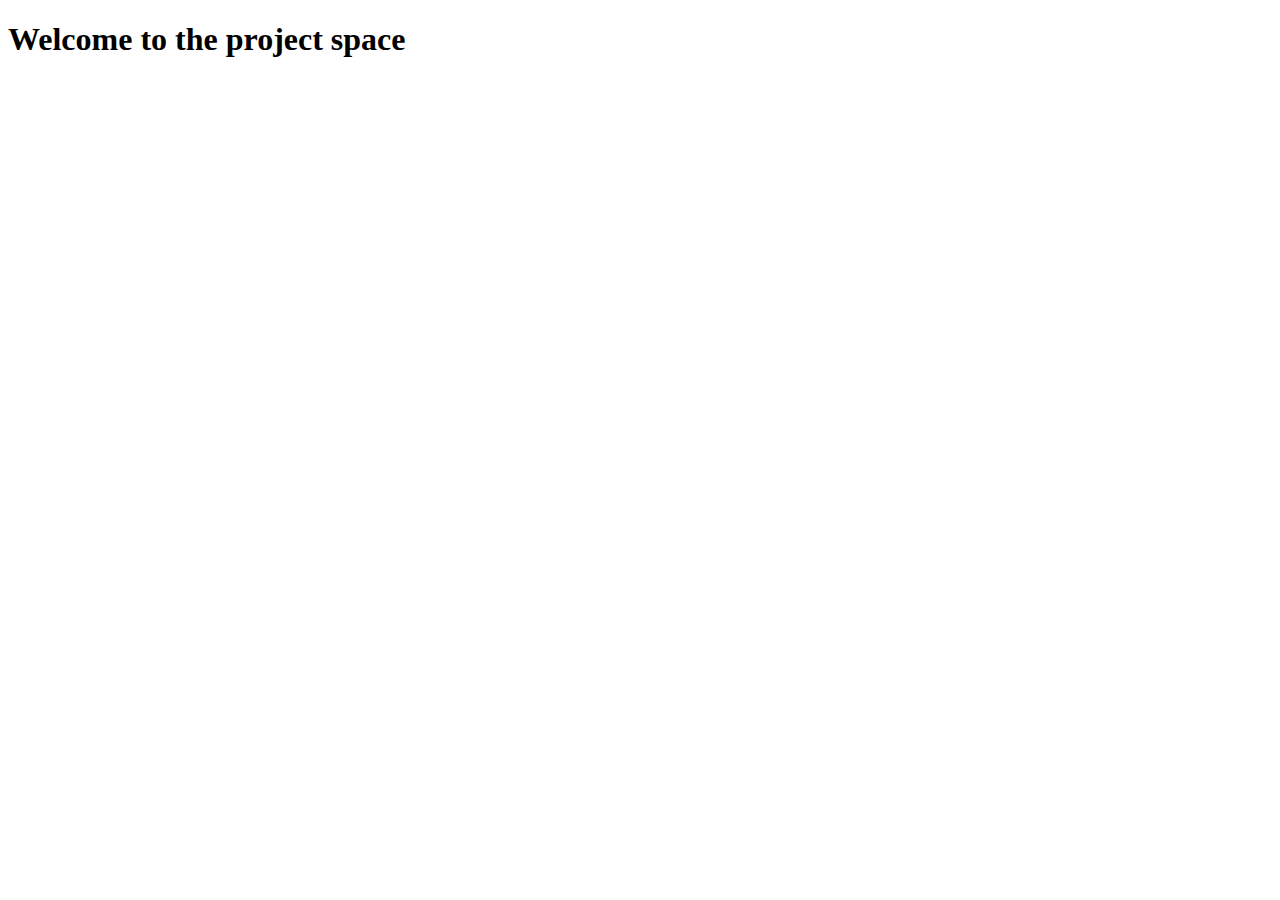
<file: index.html>
<!DOCTYPE html>
<html lang="en">
<head>
    <meta charset="UTF-8">
    <meta name="viewport" content="width=device-width, initial-scale=1.0">
    <title>Team01 Project</title>
</head>
<body>
    <h1>Welcome to the project space</h1>
</body>
</html>
</file>
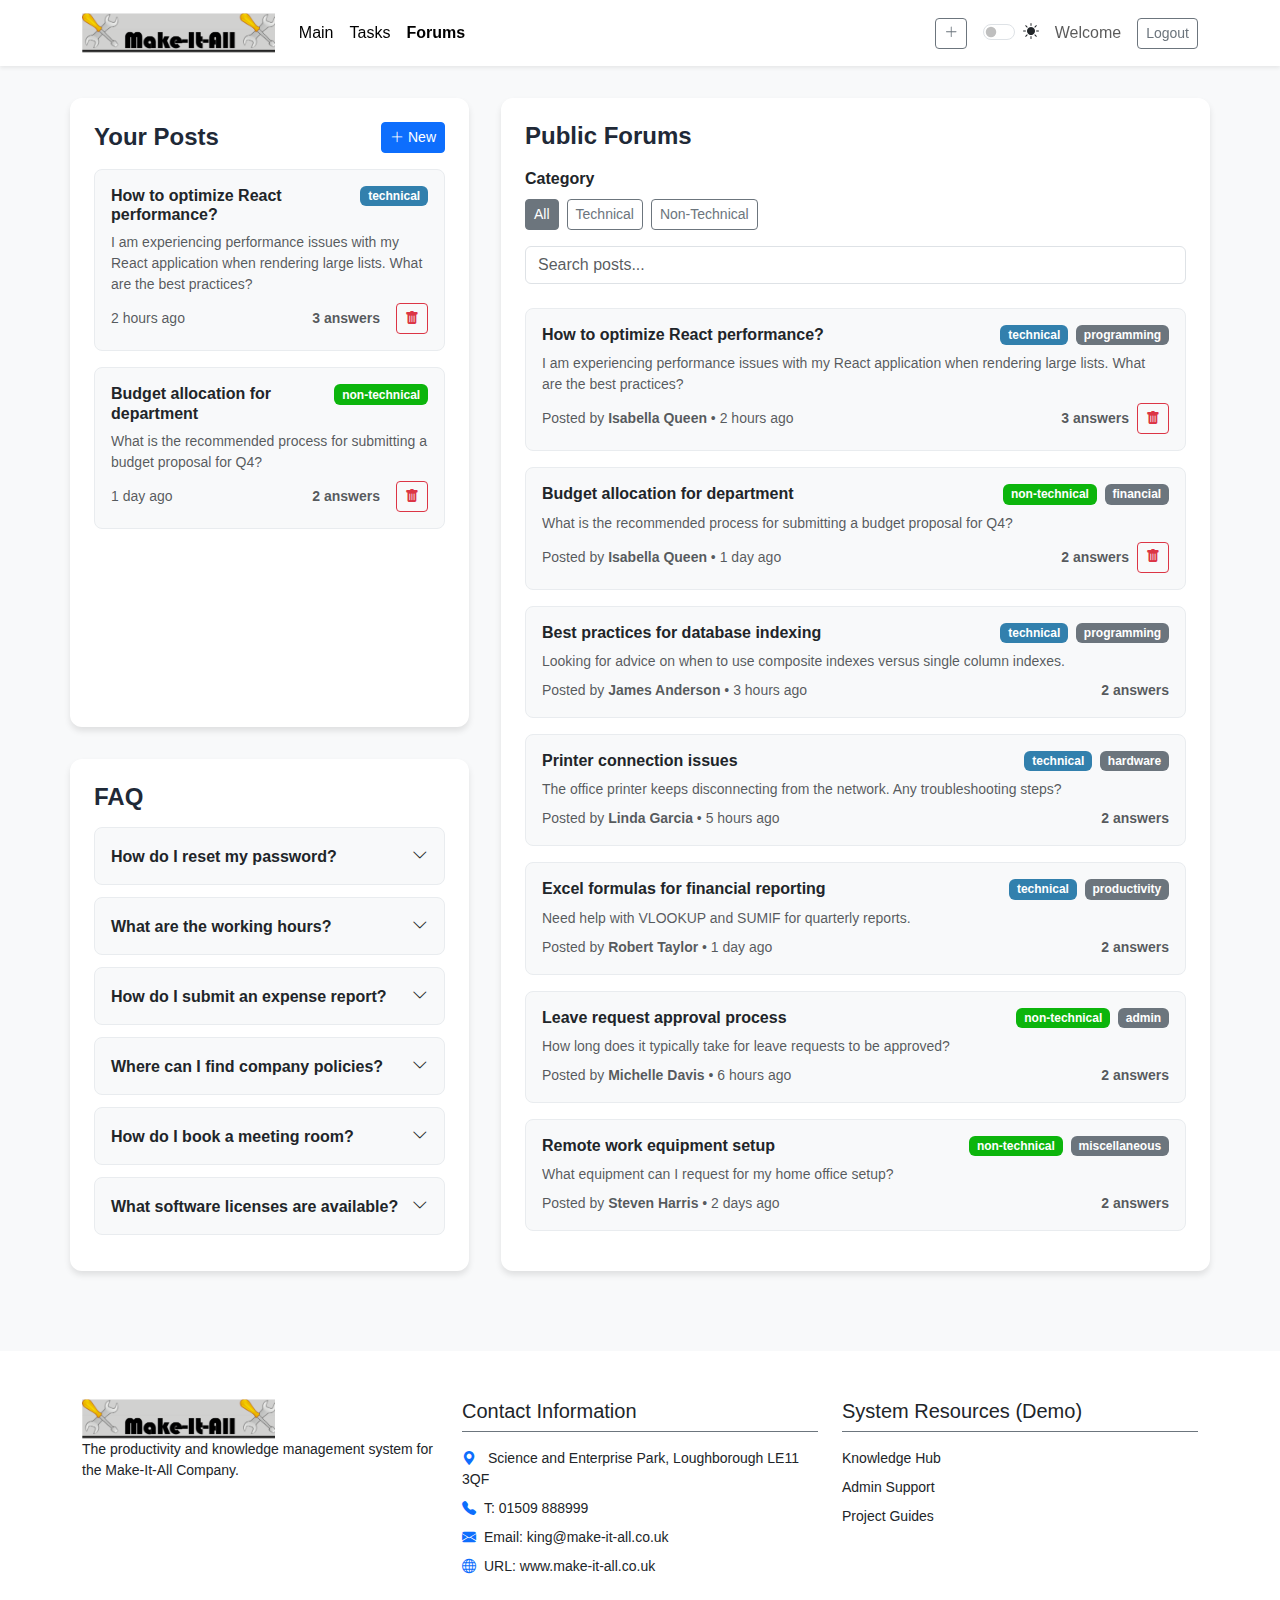
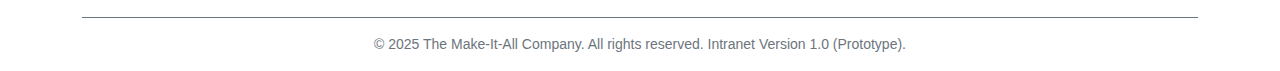
<file: forumsPage.html>
<!DOCTYPE html>
<html lang="en">
<head>
    <meta charset="UTF-8">
    <meta name="viewport" content="width=device-width, initial-scale=1.0">
    <title>Forums - The Make-It-All Company</title>
    <link href="https://cdn.jsdelivr.net/npm/bootstrap@5.3.0/dist/css/bootstrap.min.css" rel="stylesheet">
    <link rel="stylesheet" href="https://cdn.jsdelivr.net/npm/bootstrap-icons@1.10.0/font/bootstrap-icons.css">
    <link href="forumsPage.css" rel="stylesheet">
</head>
<body>
    <!-- this is the navbar thats been used on the other pages -->
    <nav id="mainNavbar" class="navbar navbar-expand-lg navbar-light bg-white shadow-sm sticky-top">
        <div class="container-fluid container-lg">
            <a class="navbar-brand" href="#">
                <img src="logo.png"
                     alt="The Make-It-All Company Logo"
                     class="logo-img-nav"
                     onerror="this.onerror=null; this.src='https://placehold.co/200x40/cccccc/333333?text=MIA';">
            </a>
            <button class="navbar-toggler" type="button" data-bs-toggle="collapse" data-bs-target="#navbarNav" aria-controls="navbarNav" aria-expanded="false" aria-label="Toggle navigation">
                <span class="navbar-toggler-icon"></span>
            </button>
            <div class="collapse navbar-collapse" id="navbarNav">
                <ul class="navbar-nav me-auto mb-2 mb-lg-0">
                    <li class="nav-item">
                        <a class="nav-link active" aria-current="page" href="mainMenu.html">Main</a>
                    </li>
                    <li class="nav-item">
                        <a class="nav-link active" aria-current="page" href="tasks.html">Tasks</a>
                    </li>
                    <li class="nav-item">
                        <a class="nav-link active fw-bold" aria-current="page" href="forumsPage.html">Forums</a>
                    </li>
                </ul>
                <div class="d-flex align-items-center">
                    <button id="textEnlargeToggle" class="btn btn-sm btn-outline-secondary me-3" title="Toggle Text Size">
                        <i id="textSizeIcon" class="bi bi-plus-lg"></i>
                    </button>
                    <div class="form-check form-switch me-3">
                        <input class="form-check-input" type="checkbox" role="switch" id="darkModeToggle">
                        <label class="form-check-label" for="darkModeToggle">
                            <i class="bi bi-sun-fill" id="modeIcon"></i>
                        </label>
                    </div>
                    <span class="navbar-text me-3" id="welcomeMessage">
                        Welcome
                    </span>
                    <button id="logoutButton" class="btn btn-outline-secondary btn-sm">Logout</button>
                </div>
            </div>
        </div>
    </nav>

    <!-- this container div is where all the components are located in-->
    <div class="container-fluid container-lg main-container">
        <!-- this forums-layout class is a custom class built with a flex display and height set-->
        <div class="forums-layout">
            <!-- this houses the left side of the container (contains the users specific posts and FAQs)-->
            <div class="left-column">
                <div class="section-card your-posts-section">
                    <div class="d-flex justify-content-between align-items-center mb-3">
                        <h2 class="section-title mb-0">Your Posts</h2>
                        <!-- when clicking on the new posts button, this calls a JS function built which opens up the form to post (title, content etc.)-->
                        <button onclick="openNewPostModal()" class="btn btn-primary btn-sm">
                            <i class="bi bi-plus-lg"></i> New
                        </button>
                    </div>
                    <div class="your-posts-container custom-scrollbar" id="your-posts-container">
                        </div>
                </div>

                <div class="section-card faq-section">
                    <h2 class="section-title">FAQ</h2>
                    <div class="faq-container custom-scrollbar" id="faq-container">
                        </div>
                </div>
            </div>

            <!-- this houses the right side of the continer (the public forums section)-->
            <div class="right-column">
                <div class="section-card">
                    <h2 class="section-title">Public Forums</h2>
                    
                    <div class="mb-4">
                        <div class="mb-3">
                            <label class="form-label fw-bold">Category</label>
                            <!-- contains the 3 categories in which to filter the posts by (techincal and non-technical posts) by calling a JS function with parameters set for each button clicked-->
                            <div class="d-flex flex-wrap gap-2">
                                <button onclick="filterPosts('all')" class="filter-btn btn btn-sm btn-outline-secondary active">All</button>
                                <button onclick="filterPosts('technical')" class="filter-btn btn btn-sm btn-outline-secondary">Technical</button>
                                <button onclick="filterPosts('non-technical')" class="filter-btn btn btn-sm btn-outline-secondary">Non-Technical</button>
                            </div>
                        </div>
                        <div id="subcategory-filter" class="mb-3 d-none">
                            <label class="form-label fw-bold">Subcategory</label>
                            <div class="d-flex flex-wrap gap-2" id="subcategory-buttons">
                                </div>
                        </div>
                        <div>
                            <input type="text" id="search-input" placeholder="Search posts..." class="form-control" onkeyup="searchPosts()">
                        </div>
                    </div>

                    <div class="section-content-wrapper">
                        <div class="public-forums-container custom-scrollbar" id="public-posts-container">
                            </div>
                    </div>
                </div>
            </div>
        </div>
    </div>

    <!-- this here is the modal forms from Bootstrap once the user clicks on the new posts-->
    <div class="modal fade" id="newPostModal" tabindex="-1" aria-labelledby="newPostModalLabel" aria-hidden="true">
        <div class="modal-dialog modal-lg">
            <div class="modal-content">
                <div class="modal-header">
                    <h5 class="modal-title" id="newPostModalLabel">Create New Post</h5>
                    <button type="button" class="btn-close" data-bs-dismiss="modal" aria-label="Close"></button>
                </div>
                <div class="modal-body">
                    <form id="newPostForm" novalidate>
                        <div class="mb-3">
                            <label for="postTitle" class="form-label">Title</label>
                            <input type="text" class="form-control" id="postTitle" required>
                            <div class="invalid-feedback">A title is required.</div>
                        </div>
                        <div class="mb-3">
                            <label for="postContent" class="form-label">Content</label>
                            <textarea class="form-control" id="postContent" rows="5" required></textarea>
                            <div class="invalid-feedback">Content is required.</div>
                        </div>
                        <div class="mb-3">
                            <label class="form-label">Category</label>
                            <div>
                                <div class="form-check form-check-inline">
                                    <input class="form-check-input" type="radio" name="postCategory" id="categoryTechnical" value="technical" checked>
                                    <label class="form-check-label" for="categoryTechnical">Technical</label>
                                </div>
                                <div class="form-check form-check-inline">
                                    <input class="form-check-input" type="radio" name="postCategory" id="categoryNonTechnical" value="non-technical">
                                    <label class="form-check-label" for="categoryNonTechnical">Non-Technical</label>
                                </div>
                            </div>
                        </div>
                        <div class="mb-3">
                            <label for="postSubcategory" class="form-label">Subcategory</label>
                            <select class="form-select" id="postSubcategory" required>
                                </select>
                        </div>
                    </form>
                </div>
                <div class="modal-footer">
                    <button type="button" class="btn btn-secondary" data-bs-dismiss="modal">Cancel</button>
                    <button type="button" class="btn btn-primary" id="submitPostButton">Submit Post</button>
                </div>
            </div>
        </div>
    </div>

    <!-- again this is a footer directly copied from the other pages as requested-->
        <!-- Added ID to the footer for custom background styling -->
        <footer id="pageFooter" class="pt-5 pb-3">
            <div class="container-lg">
                <div class="row">
                    <!-- Company Logo -->
                    <div class="col-md-4 mb-4">
                        <img src="logo.png" 
                         alt="The Make-It-All Company Logo" 
                         class="logo-img-nav"
                         onerror="this.onerror=null; this.src='https://placehold.co/200x40/cccccc/333333?text=MIA';" 
                        >
                        <p class=" small" id="footerSubtitle">
                            The productivity and knowledge management system for the Make-It-All Company.
                        </p>
                    </div>
    
                    <!-- Contact Information -->
                    <div class="col-md-4 mb-4">
                        <h5 class="border-bottom border-secondary pb-2 mb-3">Contact Information</h5>
                        <ul class="list-unstyled small ">
                            <li class="mb-2"><i class="bi bi-geo-alt-fill me-2 text-primary"></i> <a href ="https://maps.app.goo.gl/nd6SFfBtozboQu9b8">Science and Enterprise Park, Loughborough LE11 3QF</a></li>
                            <li class="mb-2"><i class="bi bi-telephone-fill me-2 text-primary"></i>T: <a href="tel:01509888999" class=" text-decoration-none hover-link">01509 888999</a></li>
                            <li class="mb-2"><i class="bi bi-envelope-fill me-2 text-primary"></i>Email: <a href="mailto:king@make-it-all.co.uk" class=" text-decoration-none hover-link">king@make-it-all.co.uk</a></li>
                            <li class="mb-2"><i class="bi bi-globe me-2 text-primary"></i>URL: <a href="http://www.make-it-all.co.uk/" target="_blank" class=" text-decoration-none hover-link">www.make-it-all.co.uk</a></li>
                        </ul>
                    </div>
    
                    <!-- Placeholder Links -->
                    <div class="col-md-4 mb-4">
                        <h5 class="border-bottom border-secondary pb-2 mb-3">System Resources (Demo)</h5>
                        <!-- Links must be explicitly light in Light Mode to show up on the dark footer -->
                        <ul class="list-unstyled small" id="footerLinks">
                            <li class="mb-2"><a href="#" class=" text-decoration-none hover-link">Knowledge Hub</a></li>
                            <li class="mb-2"><a href="#" class=" text-decoration-none hover-link">Admin Support</a></li>
                            <li class="mb-2"><a href="#" class=" text-decoration-none hover-link">Project Guides</a></li>
                        </ul>
                    </div>
                </div>
    
                <div class="text-center pt-3 border-top border-secondary">
                    <p class="mb-0 text-secondary small">
                        &copy; 2025 The Make-It-All Company. All rights reserved. Intranet Version 1.0 (Prototype).
                    </p>
                </div>
            </div>
        </footer>

    <script src="https://cdn.jsdelivr.net/npm/bootstrap@5.3.0/dist/js/bootstrap.bundle.min.js"></script>
    <script src="forumsPage.js"></script>
</body>
</html>
</file>
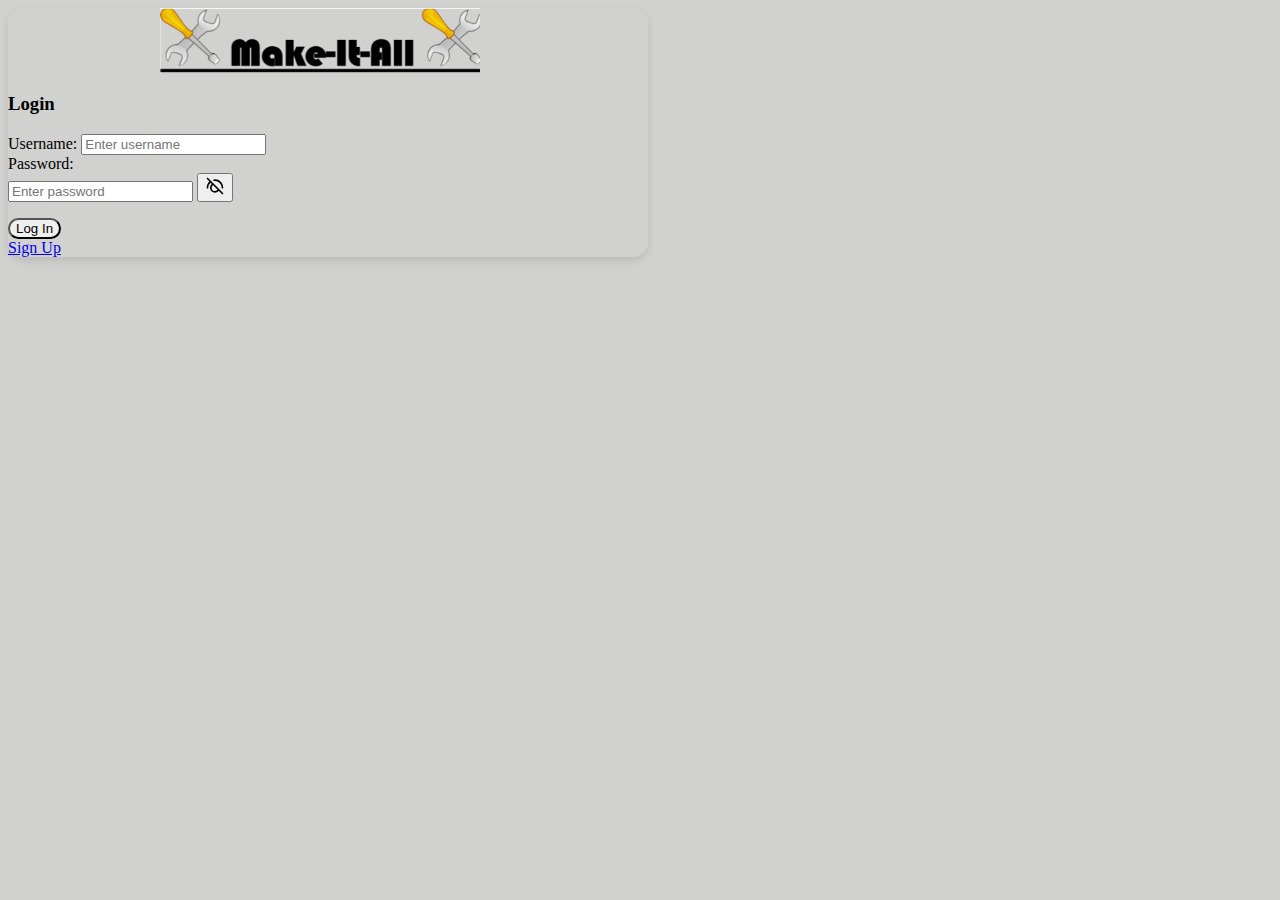
<file: login.html>
<!DOCTYPE html>
<html>

<head>
<link rel="stylesheet" href="style.css">
<link href="https://cdn.jsdelivr.net/npm/bootstrap@5.0.2/dist/css/bootstrap.min.css" rel="stylesheet" integrity="sha384-EVSTQN3/azprG1Anm3QDgpJLIm9Nao0Yz1ztcQTwFspd3yD65VohhpuuCOmLASjC" crossorigin="anonymous">
<script src="https://cdn.jsdelivr.net/npm/bootstrap@5.0.2/dist/js/bootstrap.bundle.min.js" integrity="sha384-MrcW6ZMFYlzcLA8Nl+NtUVF0sA7MsXsP1UyJoMp4YLEuNSfAP+JcXn/tWtIaxVXM" crossorigin="anonymous"></script>
<title>Login Page for MakeItAll</title>


</head>

<body>



<div class="d-flex justify-content-center align-items-center vh-100">
        <div id="loginMenu" class="card shadow-lg p-4" style="width: 40rem">
            <div id = "tabTitle" >
                <img id = "logo" src="logo.png" alt = "Make-It-All Company Logo">
                <h3 class="text-center mb-4">Login</h3>
            </div>
                

                    <form id="loginForm">
                    <div class="mb-3">
                        <label for="loginUsername">Username:</label>
                        <input class="form-control" id="loginUsername" placeholder="Enter username">
                    </div>
                    
                    <div class="mb-3">

                        <label for="loginPassword">Password:</label>
                        <div class="input-group">
                            <input type="password" class="form-control" id="loginPasswordinp" placeholder="Enter password">
                            <button type="button" class="btn btn-outline-secondary togglePassword" data-input="loginPasswordinp" data-icon="eyeIcon"> <img id="eyeIcon" src="eyeClosed.svg" alt="Show password" style="width: 20px; height: 20px;"> </button>
                        
                        </div>
                    </div>
                    
                    <div id="loginMessage" style="color: red; margin-bottom: 1rem;"></div>
                    <button id="loginBtn" type="submit" class="btn btn-primary w-100">Log In</button>
                    <div class="d-flex justify-content-between">
                   
                    <a href="signUp.html" class = "pe-3">Sign Up</a>
                    </div>
                    </form>

                
        </div>    
    
</div>


</body>
<script src="checkPassword.js"></script>
<script src="showPassword.js"></script>
</html>
</file>
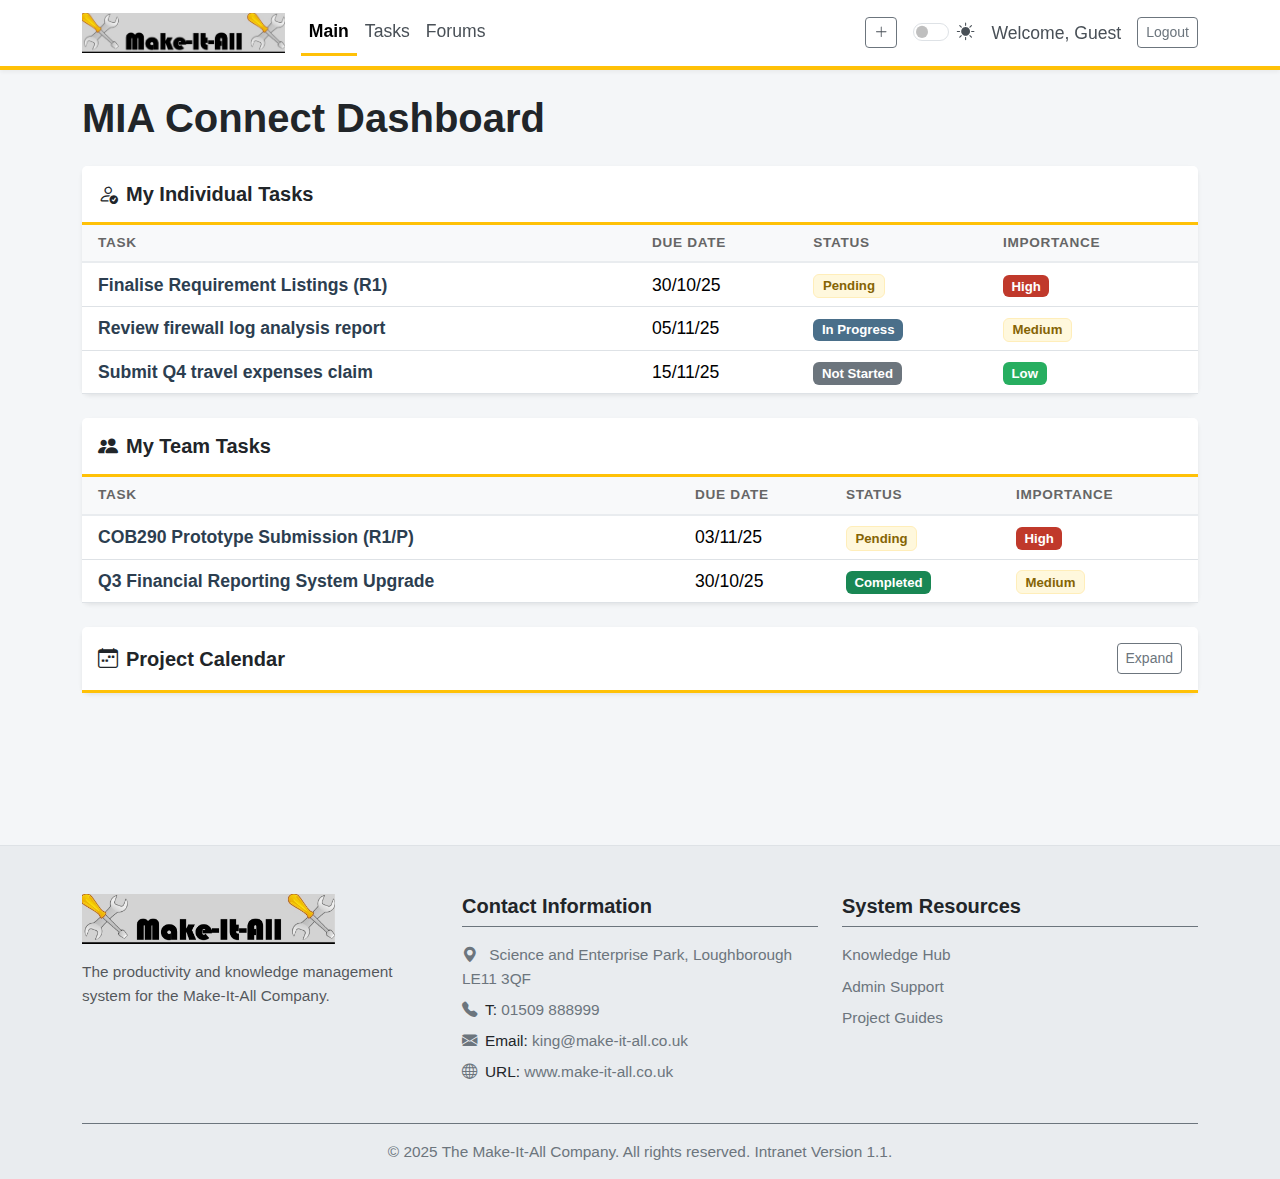
<file: mainMenu.html>
<!DOCTYPE html>
<html lang="en">
<head>
    <meta charset="UTF-8">
    <meta name="viewport" content="width=device-width, initial-scale=1.0">
    <title>MIA Connect Dashboard Prototype</title>
    <link href="https://cdn.jsdelivr.net/npm/bootstrap@5.3.3/dist/css/bootstrap.min.css" rel="stylesheet" integrity="sha384-QWTKZyjpPEjISv5WaRU9OFeRpok6YctnYmDr5pNlyT2bRjXh0JMhjY6hW+ALEwIH" crossorigin="anonymous">
    <link rel="stylesheet" href="https://cdn.jsdelivr.net/npm/bootstrap-icons@1.11.3/font/bootstrap-icons.min.css">
    
    <style>
        /* --- 1. GENERAL STYLES --- */
        body {
            font-family: 'Inter', sans-serif;
            background-color: #f4f6f8; /* Very light grey for contrast against white cards */
            transition: background-color 0.3s, color 0.3s; 
            font-size: 1.1rem; 
        }
        body[data-bs-theme="dark"] {
            background-color: #212529; 
        }

        /* --- 2. NAVBAR STYLING (Light & Clean) --- */
        
        /* LIGHT MODE (Default) */
        #mainNavbar {
            background-color: #ffffff !important; /* Clean White */
            border-bottom: 4px solid #ffc107; /* The "Make-It-All" Yellow Strip */
            box-shadow: 0 2px 4px rgba(0,0,0,0.05);
        }
        
        /* Navbar Links (Light Mode) */
        #mainNavbar .nav-link {
            color: #495057 !important; /* Dark Grey */
            font-weight: 500;
        }
        #mainNavbar .nav-link:hover {
            color: #d39e00 !important; /* Gold on hover */
        }
        #mainNavbar .nav-link.active {
            color: #000000 !important; /* Black for active page */
            font-weight: 700;
            border-bottom: 3px solid #ffc107; /* Little underline for active tab */
        }
        /* Text/Icons in Navbar (Light Mode) */
        #mainNavbar .navbar-text, #mainNavbar i {
            color: #495057 !important;
        }

        /* DARK MODE OVERRIDES */
        body[data-bs-theme="dark"] #mainNavbar {
            background-color: #000000 !important; /* Pure Black */
            border-bottom: 4px solid #d39e00;
        }
        body[data-bs-theme="dark"] #mainNavbar .nav-link {
            color: #e0e0e0 !important;
        }
        body[data-bs-theme="dark"] #mainNavbar .nav-link:hover {
            color: #ffc107 !important;
        }
        body[data-bs-theme="dark"] #mainNavbar .nav-link.active {
            color: #ffc107 !important;
        }
        body[data-bs-theme="dark"] #mainNavbar .navbar-text, body[data-bs-theme="dark"] #mainNavbar i {
            color: #e0e0e0 !important;
        }
        /* Invert the toggler icon in dark mode so it's visible */
        body[data-bs-theme="dark"] .navbar-toggler-icon {
            filter: invert(1);
        }


        /* --- 3. CARD & TABLE STYLING --- */
        .card {
            border: none; 
            border-radius: 8px;
        }
        
        /* Card Header - Clean White with Yellow Accent */
        .card-header-primary {
            border-bottom: 3px solid #ffc107; 
            background-color: #ffffff;
        }
        body[data-bs-theme="dark"] .card-header-primary {
            background-color: #2c3034; 
            border-bottom: 3px solid #d39e00;
        }

        /* Table Headers - Light Grey to anchor the content */
        .table thead th {
            background-color: #f8f9fa; 
            text-transform: uppercase;
            font-size: 0.85rem;
            letter-spacing: 0.05em;
            color: #666;
            font-weight: 700;
            border-bottom: 2px solid #e9ecef;
        }
        body[data-bs-theme="dark"] .table thead th {
            background-color: #1a1d20;
            color: #aaa;
            border-bottom: 2px solid #333;
        }

        /* --- 4. BADGES (The "Workwear" Palette) --- */
        
        /* Pending - Pale Yellow */
        .badge.bg-warning {
            background-color: #fff8dd !important; 
            color: #856404 !important;
            border: 1px solid #ffeeba;
        }
        
        /* In Progress - Steel Blue/Denim */
        .badge.bg-info {
            background-color: #4a6f8a !important; 
            color: #ffffff !important;
        }
        
        /* High - Brick Red */
        .badge.bg-danger {
            background-color: #c0392b !important;
            color: white !important;
        }

        /* Completed/Low - Forest Green */
        .badge.bg-success {
            background-color: #27ae60 !important;
            color: white !important;
        }
        
        /* Completed darker variant */
        .badge.bg-success.completed {
            background-color: #198754 !important;
        }

        /* --- 5. UTILITIES --- */
        #pageFooter {
            background-color: #e9ecef !important; 
        }
        body[data-bs-theme="dark"] #pageFooter {
            background-color: #121416 !important;
            border-top: 1px solid #333;
        }
        .hover-link:hover {
            color: #d39e00 !important; 
            text-decoration: underline;
        }

        .logo-img-nav { height: 40px; }
        .logo-img-footer { height: 50px; }
        
        /* Task Links */
        .task-toggle {
            text-decoration: none;
            font-weight: 600;
            color: #2c3e50; 
        }
        body[data-bs-theme="dark"] .task-toggle {
            color: #e0e0e0;
        }
        .task-toggle:hover {
            color: #d39e00; 
        }
        
        /* Expanded Details Row */
        .task-details-row td {
            background-color: #fcfcfc;
            box-shadow: inset 0 3px 6px rgba(0,0,0,0.02);
        }
        body[data-bs-theme="dark"] .task-details-row td {
            background-color: #222;
            box-shadow: inset 0 3px 6px rgba(0,0,0,0.2);
        }

        /* Accessibility */
        body.enlarged-text { font-size: 1.4rem; }
        .main-content { padding-bottom: 80px; }
        
    </style>
</head>
<body data-bs-theme="light">

    <nav id="mainNavbar" class="navbar navbar-expand-lg sticky-top">
        <div class="container-fluid container-lg">
            <a class="navbar-brand" href="mainMenu.html">
                <img src="mia_logo.jpg" 
                     alt="The Make-It-All Company Logo" 
                     class="logo-img-nav"
                     onerror="this.onerror=null; this.src='https://placehold.co/200x40/ffffff/000000?text=MIA+Logo';" 
                >
            </a>
            
            <button class="navbar-toggler" type="button" data-bs-toggle="collapse" data-bs-target="#navbarNav" aria-controls="navbarNav" aria-expanded="false" aria-label="Toggle navigation">
                <span class="navbar-toggler-icon"></span>
            </button>
            
            <div class="collapse navbar-collapse" id="navbarNav">
                <ul class="navbar-nav me-auto mb-2 mb-lg-0">
                    <li class="nav-item">
                        <a class="nav-link active" aria-current="page" href="mainMenu.html">Main</a>
                    </li>
                    <li class="nav-item">
                        <a class="nav-link" href="tasks.html">Tasks</a>
                    </li>
                    <li class="nav-item">
                        <a class="nav-link" href="forumsPage.html">Forums</a>
                    </li>
                </ul>
                
                <div class="d-flex align-items-center">
                    
                    <button id="textEnlargeToggle" class="btn btn-sm btn-outline-secondary me-3" title="Toggle Text Size">
                        <i id="textSizeIcon" class="bi bi-plus-lg"></i>
                    </button>

                    <div class="form-check form-switch me-3">
                        <input class="form-check-input" type="checkbox" role="switch" id="darkModeToggle">
                        <label class="form-check-label" for="darkModeToggle">
                            <i class="bi bi-sun-fill" id="modeIcon"></i>
                        </label>
                    </div>
                    
                    <span class="navbar-text me-3" id="welcomeMessage">
                        Welcome
                    </span>
                    <a href="login.html" class="btn btn-outline-secondary btn-sm">Logout</a>
                </div>
            </div>
        </div>
    </nav>

    <main class="container-lg my-4 main-content">
        <h1 class="mb-4 fw-bold">MIA Connect Dashboard</h1>
        
        <div class="row g-4 mb-5">
            
            <div class="col-12">
                <div class="card shadow-sm">
                    <div class="card-header card-header-primary p-3 d-flex justify-content-between align-items-center">
                        <h2 class="h5 mb-0 fw-bold"><i class="bi bi-person-check me-2"></i>My Individual Tasks</h2>
                    </div>
                    <div class="card-body p-0">
                        <div class="table-responsive">
                            <table class="table table-hover mb-0 align-middle">
                                <thead id="tableHead1">
                                    <tr>
                                        <th scope="col" class="ps-3">Task</th>
                                        <th scope="col">Due Date</th>
                                        <th scope="col">Status</th>
                                        <th scope="col">Importance</th>
                                    </tr>
                                </thead>
                                <tbody>
                                    <tr>
                                        <td class="ps-3">
                                            <a class="task-toggle" data-bs-toggle="collapse" href="#indTask1" role="button" aria-expanded="false">
                                                Finalise Requirement Listings (R1)
                                            </a>
                                        </td>
                                        <td>30/10/25</td>
                                        <td><span class="badge bg-warning">Pending</span></td>
                                        <td><span class="badge bg-danger">High</span></td>
                                    </tr>
                                    <tr class="collapse task-details-row" id="indTask1">
                                        <td colspan="4" class="p-3">
                                            <small class="text-muted d-block mb-2">DETAILS</small>
                                            <p class="mb-1"><strong>Description:</strong> Review and finalise the R1 requirements document based on client feedback.</p>
                                            <p class="mb-0"><strong>Category:</strong> Non-Technical (Admin)</p>
                                        </td>
                                    </tr>
                                    
                                    <tr>
                                        <td class="ps-3">
                                            <a class="task-toggle" data-bs-toggle="collapse" href="#indTask2" role="button" aria-expanded="false">
                                                Review firewall log analysis report
                                            </a>
                                        </td>
                                        <td>05/11/25</td>
                                        <td><span class="badge bg-info">In Progress</span></td>
                                        <td><span class="badge bg-warning text-dark">Medium</span></td>
                                    </tr>
                                    <tr class="collapse task-details-row" id="indTask2">
                                        <td colspan="4" class="p-3">
                                            <small class="text-muted d-block mb-2">DETAILS</small>
                                            <p class="mb-1"><strong>Description:</strong> Perform weekly analysis of firewall logs.</p>
                                            <p class="mb-0"><strong>Category:</strong> Technical (Security)</p>
                                        </td>
                                    </tr>

                                    <tr>
                                        <td class="ps-3">
                                            <a class="task-toggle" data-bs-toggle="collapse" href="#indTask3" role="button" aria-expanded="false">
                                                Submit Q4 travel expenses claim
                                            </a>
                                        </td>
                                        <td>15/11/25</td>
                                        <td><span class="badge bg-secondary">Not Started</span></td>
                                        <td><span class="badge bg-success">Low</span></td>
                                    </tr>
                                    <tr class="collapse task-details-row" id="indTask3">
                                        <td colspan="4" class="p-3">
                                            <small class="text-muted d-block mb-2">DETAILS</small>
                                            <p class="mb-1"><strong>Description:</strong> Collate all receipts for Q4 travel.</p>
                                            <p class="mb-0"><strong>Category:</strong> Non-Technical (Finance)</p>
                                        </td>
                                    </tr>
                                </tbody>
                            </table>
                        </div>
                    </div>
                </div>
            </div>

            <div class="col-12">
                <div class="card shadow-sm">
                    <div class="card-header card-header-primary p-3">
                        <h2 class="h5 mb-0 fw-bold"><i class="bi bi-people-fill me-2"></i>My Team Tasks</h2>
                    </div>
                    <div class="card-body p-0">
                        <div class="table-responsive">
                            <table class="table table-hover mb-0 align-middle">
                                <thead id="tableHead2">
                                    <tr>
                                        <th scope="col" class="ps-3">Task</th>
                                        <th scope="col">Due Date</th>
                                        <th scope="col">Status</th>
                                        <th scope="col">Importance</th>
                                    </tr>
                                </thead>
                                <tbody>
                                    <tr>
                                        <td class="ps-3">
                                            <a class="task-toggle" data-bs-toggle="collapse" href="#teamTask1" role="button" aria-expanded="false">
                                                COB290 Prototype Submission (R1/P)
                                            </a>
                                        </td>
                                        <td>03/11/25</td>
                                        <td><span class="badge bg-warning">Pending</span></td>
                                        <td><span class="badge bg-danger">High</span></td>
                                    </tr>
                                    <tr class="collapse task-details-row" id="teamTask1">
                                        <td colspan="4" class="p-3">
                                            <small class="text-muted d-block mb-2">DETAILS</small>
                                            <p class="mb-1"><strong>Description:</strong> Submit the final static prototype.</p>
                                            <p class="mb-0"><strong>Category:</strong> Non-Technical (Project)</p>
                                        </td>
                                    </tr>
                                    
                                    <tr>
                                        <td class="ps-3">
                                            <a class="task-toggle" data-bs-toggle="collapse" href="#teamTask2" role="button" aria-expanded="false">
                                                Q3 Financial Reporting System Upgrade
                                            </a>
                                        </td>
                                        <td>30/10/25</td>
                                        <td><span class="badge bg-success completed">Completed</span></td>
                                        <td><span class="badge bg-warning text-dark">Medium</span></td>
                                    </tr>
                                    <tr class="collapse task-details-row" id="teamTask2">
                                        <td colspan="4" class="p-3">
                                            <small class="text-muted d-block mb-2">DETAILS</small>
                                            <p class="mb-1"><strong>Description:</strong> Deploy the v2.1 patch.</p>
                                            <p class="mb-0"><strong>Category:</strong> Technical (Software)</p>
                                        </td>
                                    </tr>
                                </tbody>
                            </table>
                        </div>
                    </div>
                </div>
            </div>
            
            <div class="col-12">
                <div class="card h-100 shadow-sm">
                    <div class="card-body p-0">
                        <div class="card-header card-header-primary p-3">
                            <h5 class="card-title mb-0 d-flex justify-content-between align-items-center fw-bold">
                                <span>
                                    <i class="bi bi-calendar-week me-2"></i>Project Calendar
                                </span>
                                <button id="toggleExpand" class="btn btn-sm btn-outline-secondary" onclick="toggleCalendar();">Expand</button>
                            </h5>
                        </div>
                    <div id="expand" style="display:none">
                        <div style="padding:15px">
                            <p class="card-text mb-0 text-muted">View the schedule for all upcoming events, deadlines, and meetings here.</p>
                        </div>
                        <div style="height: 600px; width: 100%;">
                            <iframe id="calender" src="https://calendar.google.com/calendar/embed?src=c8b0a7249dc646c7021189b1254d21655e7c16290c09d132277168f4e0d0d111%40group.calendar.google.com&ctz=Europe%2FLondon" style="border: 0; width: 100%; height: 100%; padding: 10px" frameborder="0" scrolling="no" allowfullscreen="" loading="lazy" referrerpolicy="no-referrer-when-downgrade"></iframe>
                        </div>
                    </div>
                </div>
            </div>
        </div>
    </div>
    </main>

    <footer id="pageFooter" class="pt-5 pb-3 border-top">
        <div class="container-lg">
            <div class="row">
                <div class="col-md-4 mb-4">
                    <img src="mia_logo.jpg" 
                         alt="The Make-It-All Company Logo" 
                         class="logo-img-footer mb-2"
                         onerror="this.onerror=null; this.src='https://placehold.co/250x50/cccccc/333333?text=MIA+System';" 
                    >
                    <p class="small text-muted mt-2" id="footerSubtitle">
                        The productivity and knowledge management system for the Make-It-All Company.
                    </p>
                </div>

                <div class="col-md-4 mb-4">
                    <h5 class="border-bottom border-secondary pb-2 mb-3 fw-bold">Contact Information</h5>
                    <ul class="list-unstyled small" id="footerContact">
                        <li class="mb-2"><i class="bi bi-geo-alt-fill me-2 text-secondary"></i> <a href="#" class="text-decoration-none text-secondary hover-link">Science and Enterprise Park, Loughborough LE11 3QF</a></li>
                        <li class="mb-2"><i class="bi bi-telephone-fill me-2 text-secondary"></i>T: <a href="tel:01509888999" class="text-decoration-none text-secondary hover-link">01509 888999</a></li>
                        <li class="mb-2"><i class="bi bi-envelope-fill me-2 text-secondary"></i>Email: <a href="mailto:king@make-it-all.co.uk" class="text-decoration-none text-secondary hover-link">king@make-it-all.co.uk</a></li>
                        <li class="mb-2"><i class="bi bi-globe me-2 text-secondary"></i>URL: <a href="http://www.make-it-all.co.uk/" target="_blank" class="text-decoration-none text-secondary hover-link">www.make-it-all.co.uk</a></li>
                    </ul>
                </div>

                <div class="col-md-4 mb-4">
                    <h5 class="border-bottom border-secondary pb-2 mb-3 fw-bold">System Resources</h5>
                    <ul class="list-unstyled small" id="footerLinks">
                        <li class="mb-2"><a href="#" class="text-decoration-none text-secondary hover-link">Knowledge Hub</a></li>
                        <li class="mb-2"><a href="#" class="text-decoration-none text-secondary hover-link">Admin Support</a></li>
                        <li class="mb-2"><a href="#" class="text-decoration-none text-secondary hover-link">Project Guides</a></li>
                    </ul>
                </div>
            </div>

            <div class="text-center pt-3 border-top border-secondary">
                <p class="mb-0 text-secondary small">
                    © 2025 The Make-It-All Company. All rights reserved. Intranet Version 1.1.
                </p>
            </div>
        </div>
    </footer>

    <script src="https://cdn.jsdelivr.net/npm/bootstrap@5.3.3/dist/js/bootstrap.bundle.min.js" integrity="sha384-YvpcrYf0tY3lHB60NNkmXc5s9fDVZLESaAA55NDzOxhy9GkcIdslK1eN7N6jIeHz" crossorigin="anonymous"></script>

    <script>
        // Calender JS
        function toggleCalendar() {
            const element = document.getElementById("expand");
            const toggleButton = document.getElementById("toggleExpand");

            if (element && toggleButton) {
                if (element.style.display === "none" || element.style.display === "") {
                    element.style.display = "block";
                    toggleButton.innerHTML = "Hide";
                } 
                else {
                    element.style.display = "none";
                    toggleButton.innerHTML = "Expand";
                }
            }
        }

        // --- Theme Switching Logic ---
        const themeToggle = document.getElementById('darkModeToggle');
        const body = document.body;
        const modeIcon = document.getElementById('modeIcon');
        
        function applyTheme(theme) {
            body.setAttribute('data-bs-theme', theme);
            localStorage.setItem('theme', theme);

            if (theme === 'dark') {
                themeToggle.checked = true;
                modeIcon.classList.remove('bi-sun-fill');
                modeIcon.classList.add('bi-moon-fill');
                
                // Switch calender to dark
                document.getElementById("calender").style.filter = "invert(100%) brightness(90%)";
                
            } else {
                themeToggle.checked = false;
                modeIcon.classList.remove('bi-moon-fill');
                modeIcon.classList.add('bi-sun-fill');
                
                // Switch calender to light
                document.getElementById("calender").style.filter = "invert(0%)";
            }
        }

        // Load saved theme preference on page load
        const savedTheme = localStorage.getItem('theme');
        applyTheme(savedTheme || 'light'); 

        // Handle theme change event from the switch
        themeToggle.addEventListener('change', () => {
            applyTheme(themeToggle.checked ? 'dark' : 'light');
        });

        // --- Text Enlargement Logic ---
        const textEnlargeToggle = document.getElementById('textEnlargeToggle');
        const textSizeIcon = document.getElementById('textSizeIcon');
        const TEXT_CLASS = 'enlarged-text';

        function updateTextIcon(isEnlarged) {
            if (isEnlarged) {
                textSizeIcon.classList.remove('bi-plus-lg');
                textSizeIcon.classList.add('bi-dash-lg');
            } else {
                textSizeIcon.classList.remove('bi-dash-lg');
                textSizeIcon.classList.add('bi-plus-lg');
            }
        }

        function applyTextSize(isEnlarged) {
            body.classList.toggle(TEXT_CLASS, isEnlarged);
            localStorage.setItem('textSize', isEnlarged ? 'enlarged' : 'regular');
            updateTextIcon(isEnlarged);
        }

        const savedTextSize = localStorage.getItem('textSize');
        applyTextSize(savedTextSize === 'enlarged');

        textEnlargeToggle.addEventListener('click', () => {
            applyTextSize(!body.classList.contains(TEXT_CLASS));
        });

        // Welcome Message Logic
        const welcomeMessageElement = document.getElementById('welcomeMessage');
        const loggedInUser = sessionStorage.getItem('loggedInUser');
        const userRole = sessionStorage.getItem('userRole');

        if (loggedInUser && userRole) {
             const displayName = loggedInUser.length > 14 ? loggedInUser.slice(0,-14) : loggedInUser;
             welcomeMessageElement.textContent = `Welcome, ${displayName} (${userRole})`;
        } else {
             welcomeMessageElement.textContent = "Welcome, Guest";
        }

    </script>
</body>
</html>
</file>
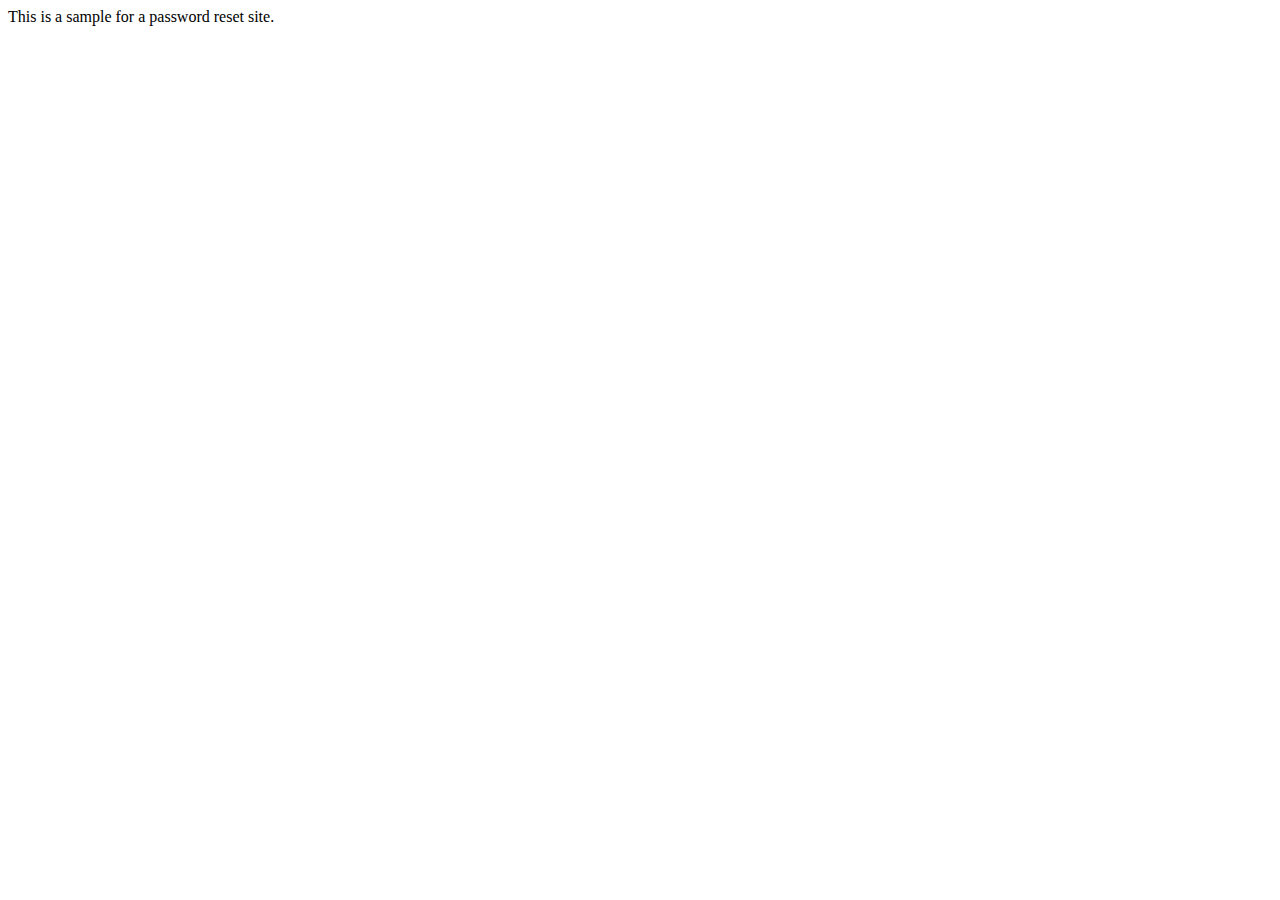
<file: resetPassword.html>
<!DOCTYPE html>
<html lang="en">
<head>
    <meta charset="UTF-8">
    <meta name="viewport" content="width=device-width, initial-scale=1.0">
    <title>Document</title>
</head>
<body>
    This is a sample for a password reset site.
</body>
</html>
</file>
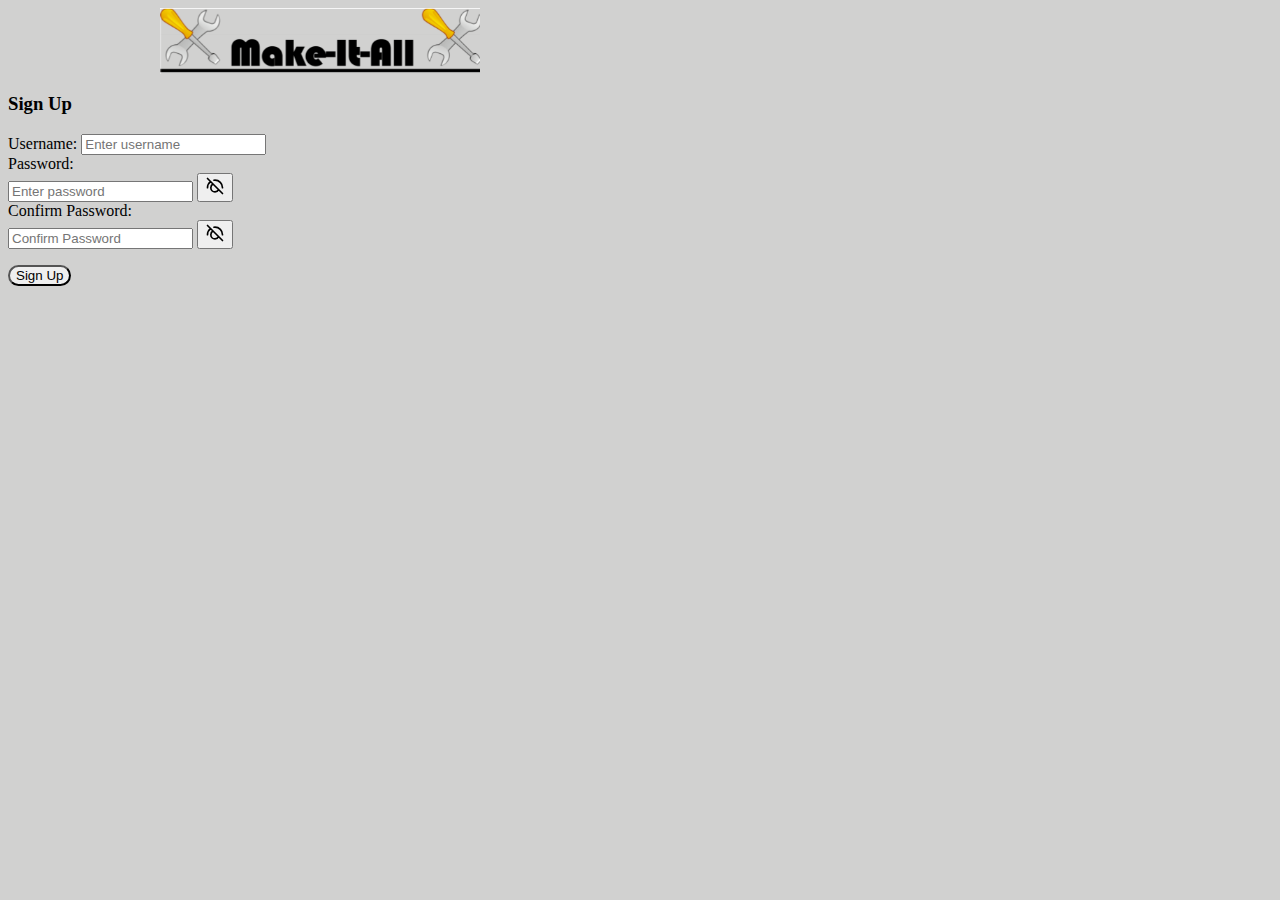
<file: signUp.html>
<!DOCTYPE html>
<html>

<head>
<link rel="stylesheet" href="style.css">
<link href="https://cdn.jsdelivr.net/npm/bootstrap@5.0.2/dist/css/bootstrap.min.css" rel="stylesheet" integrity="sha384-EVSTQN3/azprG1Anm3QDgpJLIm9Nao0Yz1ztcQTwFspd3yD65VohhpuuCOmLASjC" crossorigin="anonymous">
<script src="https://cdn.jsdelivr.net/npm/bootstrap@5.0.2/dist/js/bootstrap.bundle.min.js" integrity="sha384-MrcW6ZMFYlzcLA8Nl+NtUVF0sA7MsXsP1UyJoMp4YLEuNSfAP+JcXn/tWtIaxVXM" crossorigin="anonymous"></script>
<title>Sign Up Page for MakeItAll</title>


</head>

<body>



<div class="d-flex justify-content-center align-items-center vh-100">
        <div id="SignUpMenu" class="card shadow-lg p-4" style="width: 40rem">
            <div id = "tabTitle" >
                <img id = "logo" src="logo.png" alt = "Make-It-All Company Logo">
                <h3 class="text-center mb-4">Sign Up</h3>
            </div>
                

                    <form id="SignUpForm">
                    <div class="mb-3">
                        <label for="SignUpUsername">Username:</label>
                        <input class="form-control" id="SignUpUsername" placeholder="Enter username">
                    </div>
                    
                    <div class="mb-3">

                        <label for="SignUpPassword">Password:</label>
                        <div class="input-group">
                            <input type="password" class="form-control" id="SignUpPassinp" placeholder="Enter password">
                            <button type="button" class="btn btn-outline-secondary togglePassword" data-input="SignUpPassinp" data-icon="signUpEyeIcon"> <img id="signUpEyeIcon" src="eyeClosed.svg" alt="Show password" style="width: 20px; height: 20px;"> </button>
                        
                        </div>
                    </div>

                    <div class="mb-3">

                        <label for="SignUpConfirmPassword">Confirm Password:</label>
                        <div class="input-group">
                            <input type="password" class="form-control" id="SignUpPassConfirmInp" placeholder="Confirm Password">
                            <button type="button" class="btn btn-outline-secondary togglePassword" data-input="SignUpPassConfirmInp" data-icon="signUpEyeIcon"> <img id="signUpEyeIcon" src="eyeClosed.svg" alt="Show password" style="width: 20px; height: 20px;"> </button>
                        
                        </div>
                    </div>
                    <div id="SignUpMessage" style="color: red; margin-bottom: 1rem;"></div>
                    <button id="SignUpBtn" type="submit" class="btn btn-primary w-100">Sign Up</button>
                    </form>

                
        </div>    
    
</div>


</body>

<script src="showPassword.js"></script>
<script src="signUp.js"></script>
</html>
</file>
<file: forumsPage.css>
* {
    margin: 0;
    padding: 0;
    box-sizing: border-box;
}

body {
    font-family: -apple-system, BlinkMacSystemFont, 'Segoe UI', Roboto, Oxygen, Ubuntu, Cantarell, sans-serif;
    /* Light mode background */
    background-color: #f8f9fa;
    min-height: 100vh;
    transition: background-color 0.3s, color 0.3s, font-size 0.3s;
}

/* --- Dark Mode Palette --- */

body.dark-mode {
    /* Base background color */
    background-color: #212529;
}

/* All content surfaces (cards, modals, footers, inputs) */
body.dark-mode .section-card,
body.dark-mode .post-card,
body.dark-mode .answer-item,
body.dark-mode .faq-item,
body.dark-mode .form-control,
body.dark-mode .modal-content,
body.dark-mode footer {
    background-color: #343a40;
    color: #e0e0e0;
}

/* Borders */
body.dark-mode .post-card,
body.dark-mode .answer-item,
body.dark-mode .faq-item,
body.dark-mode .form-control,
body.dark-mode .modal-header,
body.dark-mode .modal-footer {
    border-color: #4a4a62;
}

/* Text */
body.dark-mode .faq-header {
    color: #e0e0e0;
}

body.dark-mode .faq-body {
    color: #c0c0c0;
}

body.dark-mode .text-muted,
body.dark-mode footer .text-muted {
    color: #a0a0a0 !important;
}

body.dark-mode .section-title {
    color: #e0e0e0;
}

/* Hovers & Focus */
body.dark-mode .faq-header:hover {
    background: #4a4a62;
}

body.dark-mode .form-control:focus {
    background: #343a40;
    /* MODIFIED: Changed from purple to gray */
    border-color: #6c757d;
    color: #e0e0e0;
}

body.dark-mode .form-control::placeholder {
    color: #888;
}

/* Special Components (Navbar & Modal) */
body.dark-mode .btn-close {
    filter: invert(1) grayscale(100%) brightness(200%);
}

body.dark-mode .navbar {
    background: rgba(3, 3, 3, 0.746) !important;
}

body.dark-mode .navbar .nav-link,
body.dark-mode .navbar .navbar-text,
body.dark-mode .navbar #modeIcon { 
    color: #e0e0e0 !important;
}

/* --- REPLACE the old footer link styles with this --- */

/* 1. Light mode link color (black) */
footer a {
    color: #212529; 
    text-decoration: none;
    transition: color 0.2s ease;
}

/* 2. Light mode HOVER (blue) */
footer a:hover {
    color: #0d6efd; /* Standard blue on hover */
    text-decoration: underline;
}

/* 3. Dark mode link color (light gray) */
body.dark-mode footer a {
    color: #e0e0e0; 
}

/* 4. Dark mode HOVER (blue) */
/* This rule is now specific enough to override rule 3 */
body.dark-mode footer a:hover {
    color: #0d6efd; /* Standard blue on hover */
}

/* --- End Dark Mode --- */


.logo-img-nav {
    height: 40px;
    width: auto;
}

.main-container {
    padding: 2rem 0;
    min-height: calc(100vh - 200px);
}

.section-card {
    background: white;
    border-radius: 12px;
    box-shadow: 0 4px 6px rgba(0, 0, 0, 0.1);
    padding: 1.5rem;
    height: 100%;
    display: flex;
    flex-direction: column;
}

.forums-layout {
    display: flex;
    min-height: 850px;
    gap: 2rem;
}

.left-column {
    flex: 0 0 35%;
    display: flex;
    flex-direction: column;
    gap: 2rem;
}

.right-column {
    flex: 1;
}

.your-posts-section {
    flex: 1;
}

.faq-section {
    flex: 0.6;
}

.your-posts-container {
    flex: 1;
    overflow-y: auto;
}

.faq-container {
    flex: 1;
    overflow-y: auto;
}

.public-forums-container {
    flex: 1;
    overflow-y: auto;
}

.custom-scrollbar::-webkit-scrollbar {
    width: 8px;
}

.custom-scrollbar::-webkit-scrollbar-track {
    background: rgba(0, 0, 0, 0.05);
    border-radius: 4px;
}

.custom-scrollbar::-webkit-scrollbar-thumb {
    /* MODIFIED: Changed from purple (rgba(102, 126, 234, 0.5)) to gray */
    background: rgba(108, 117, 125, 0.5);
    border-radius: 4px;
}

.custom-scrollbar::-webkit-scrollbar-thumb:hover {
    /* MODIFIED: Changed from purple (rgba(102, 126, 234, 0.8)) to gray */
    background: rgba(108, 117, 125, 0.8);
}

.post-card {
    background: #f8f9fa;
    border: 1px solid #e9ecef;
    border-radius: 8px;
    padding: 1rem;
    margin-bottom: 1rem;
    transition: all 0.3s ease;
}

.post-card:not(.expanded):hover {
    transform: translateY(-2px);
    box-shadow: 0 4px 8px rgba(0, 0, 0, 0.1);
}


.post-card.expanded {
    cursor: default;
}

/* MODIFIED: Changed category badges from blue/green to gray */
.badge-technical {
    background: rgb(50, 128, 173); /* Darker gray */
    color: white;
}

.badge-non-technical {
    background: rgb(12, 181, 12); /* Lighter gray */
    color: white;
}

.answer-item {
    background: white;
    border: 1px solid #e9ecef;
    border-radius: 6px;
    padding: 0.75rem;
    margin-bottom: 0.75rem;
    animation: slideIn 0.3s ease forwards;
}

@keyframes slideIn {
    from {
        opacity: 0;
        transform: translateY(-10px);
    }
    to {
        opacity: 1;
        transform: translateY(0);
    }
}

.faq-item {
    background: #f8f9fa;
    border: 1px solid #e9ecef;
    border-radius: 8px;
    margin-bottom: 0.75rem;
    overflow: hidden;
}

.faq-header {
    padding: 1rem;
    cursor: pointer;
    display: flex;
    justify-content: space-between;
    align-items: center;
    transition: background 0.2s ease;
}

.faq-header:hover {
    background: #e9ecef;
}

.faq-body {
    padding: 0 1rem 1rem 1rem;
    animation: slideIn 0.3s ease forwards;
    display: block;
}

.filter-btn {
    transition: all 0.2s ease;
}

.filter-btn.active {
    /* MODIFIED: Changed from purple to gray */
    background: #6c757d !important;
    color: white !important;
    border-color: #6c757d !important;
}

.section-title {
    color: #1f2937;
    font-weight: 700;
    margin-bottom: 1rem;
    font-size: 1.5rem;
}

.sticky-top {
    position: sticky;
    top: 0;
    z-index: 1020;
}

footer {
    /* Light mode footer */
    background: white;
    margin-top: 3rem;
    transition: background-color 0.3s ease, color 0.3s ease;
}

.answer-form {
    margin-top: 1rem;
    padding-top: 1rem;
    border-top: 1px solid #e9ecef;
}

.answer-item {
    position: relative; 
    background: white;
    border: 1px solid #e9ecef;
    border-radius: 6px;
    padding: 0.75rem;
    /* Added extra padding at the bottom to make space for the button */
    padding-bottom: 2.5rem; 
    margin-bottom: 0.75rem;
    animation: slideIn 0.3s ease forwards;
}

.answer-delete-btn {
    position: absolute;
    bottom: 0.75rem; 
    right: 0.75rem; 
}

@media (max-width: 992px) {
    .forums-layout {
        flex-direction: column;
    }

    .left-column, .right-column {
        display: contents;
    }

    /* 1st Item: Your Posts */
    .your-posts-section {
        order: 1;
        margin-bottom: 2rem;
    }

    /* 2nd Item: Public Forums */
    .right-column > .section-card {
        order: 2;
        margin-bottom: 2rem;
    }

    /* 3rd Item: FAQ */
    .faq-section {
        order: 3;
    }
}

.section-content-wrapper {
    flex: 1;
    display: flex;
    flex-direction: column;
    overflow: hidden;
}
</file>
<file: style.css>
body{

    background: #D1D1D0;
}

#togglePassword {

    background: transparent;
    padding: 0 10px;
}

#togglePassword:hover img {
    opacity: 0.7;
    transition: opacity 0.2s;
}

#eyeIcon {
    cursor: pointer;
  
}

#loginMenu{
    border-radius: 15px; 
    box-shadow: 0 4px 8px rgba(0,0,0,0.1);
}

#loginBtn{
    border-radius: 15px;
    transform: scale(1); 
    transition: transform 0.3s ease; 
}


#loginBtn:hover {

  transform: scale(1.05);

  box-shadow: 0 4px 8px rgba(0, 0, 0, 0.2);
}

#logo{
    display: block;
    margin: auto;
    width : 20rem;
    padding-right: 1rem;
}


#SignUpBtn{
    border-radius: 15px;
    transform: scale(1); 
    transition: transform 0.3s ease; 
}


#SignUpBtn:hover {

  transform: scale(1.05);

  box-shadow: 0 4px 8px rgba(0, 0, 0, 0.2);
}
</file>
